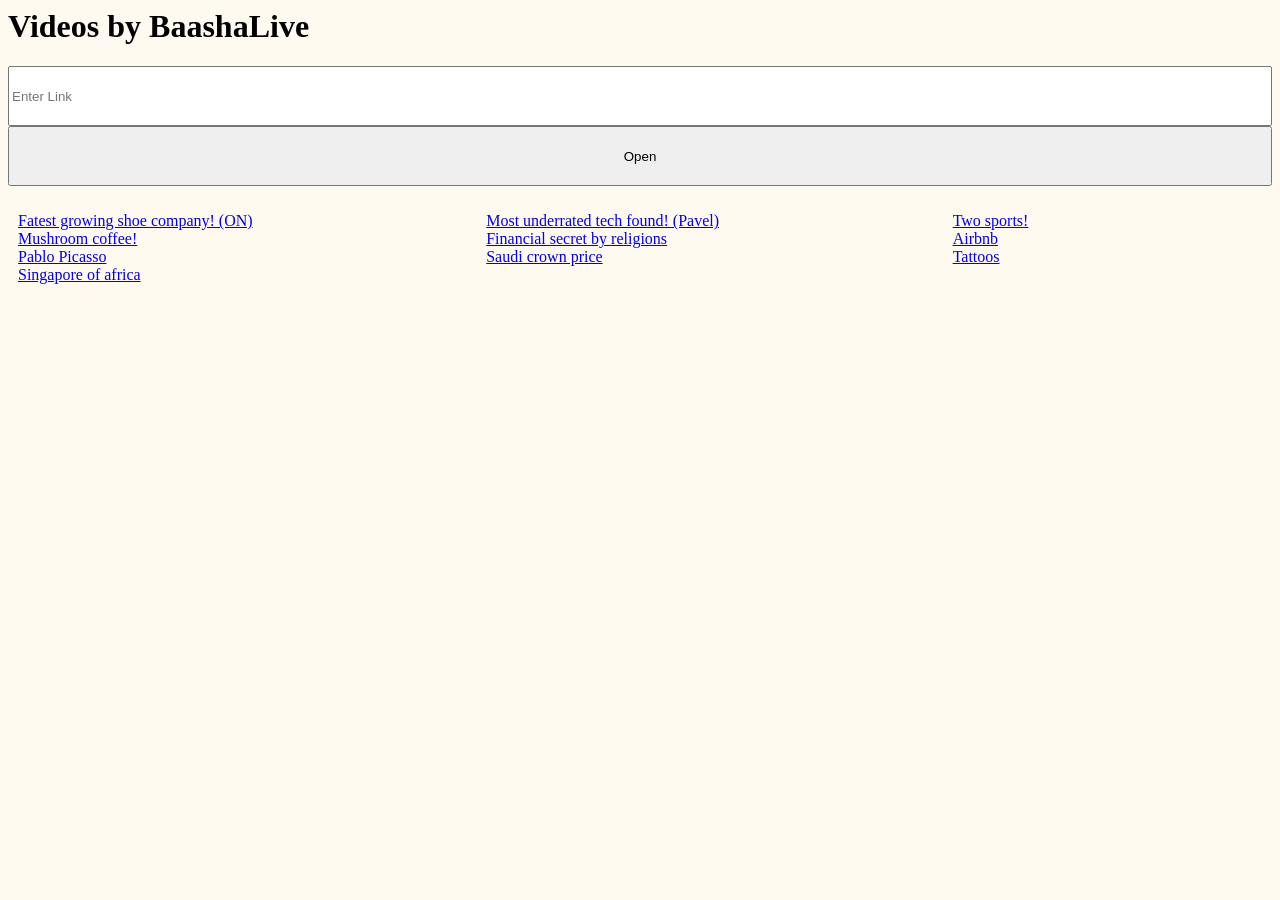
<file: static/frontend.html>
<html>

<head>
    <style>
        input {
            width: 100%;
            height: 60px;
        }


        #container {
            display: grid;
            grid-template-columns: auto auto auto;
            padding: 10px;
        }

        #container>iframe {
            margin: 20px;
        }
    </style>
</head>

<body bgcolor="floralwhite">
    <h1>Videos by BaashaLive</h1>
    <form id="form">
        <input id="link" name="0" type="text" placeholder="Enter Link" />
        <input type="submit" value="Open" />
    </form>
    <div id="container"></div>
</body>
<script>
    window.app = "http://45.79.142.216:3000"
    // http://173.255.237.181:3000

    const links =
        [["Fatest growing shoe company! (ON)", "https://baasha-assets.us-east-1.linodeobjects.com/video-configs/b07a4f89-828b-4714-89a0-697bbe7c69ac.json"]
            , ["Most underrated tech found! (Pavel)", "https://baasha-assets.us-east-1.linodeobjects.com/video-configs/499abc2b-ebc4-4a32-acfb-bb2f7be2a548.json"]
            , ["Two sports!", "https://baasha-assets.us-east-1.linodeobjects.com/video-configs/4040262f-cc18-49c7-bd24-0e2614b13215.json"]
            , ["Mushroom coffee!", "https://baasha-assets.us-east-1.linodeobjects.com/video-configs/687a1caf-3bfd-4096-8fa0-8642b9389a3d.json"]
            , ["Financial secret by religions", "https://baasha-assets.us-east-1.linodeobjects.com/video-configs/3f493ae8-7876-4ed2-aa07-583c095a9f4f.json"]
            , ["Airbnb", "https://baasha-assets.us-east-1.linodeobjects.com/video-configs/77b53079-b8b7-4442-aaed-e67fb6f9d25c.json"]
            , ["Pablo Picasso", "https://baasha-assets.us-east-1.linodeobjects.com/video-configs/87ce4451-29c9-4f96-b331-54304e30e145.json"]
            , ["Saudi crown price", "https://baasha-assets.us-east-1.linodeobjects.com/video-configs/7cd17bb7-4b61-44fd-a7fc-14ed7ef2f630.json"]
            , ["Tattoos", "https://baasha-assets.us-east-1.linodeobjects.com/video-configs/dd41f985-917e-42f2-bd5b-bd622f80a108.json"]
            , ["Singapore of africa", "https://baasha-assets.us-east-1.linodeobjects.com/video-configs/961b0ea1-4d91-4ff4-bd38-309cd6720fe6.json"]
        ]

    const container = document.getElementById("container");

    for (const [t, l] of links) {
        if (l) {
            const f = document.createElement("a");
            f.href = `${window.app}?c=${btoa(l)}`;
            f.innerHTML = t;
            f.targed = "_blank";

            container.appendChild(f);
        }
    }

    const f = document.getElementById("form")
    function formSubmit(e) {
        e.preventDefault()
        const node = document.getElementById("link")
        if (node.value) {
            const link = `${window.app}?c=${btoa(node.value)}`
            window.open(link, '_blank');
        }
    }

    f.addEventListener("submit", (e) => formSubmit(e))
</script>

</html>
</file>
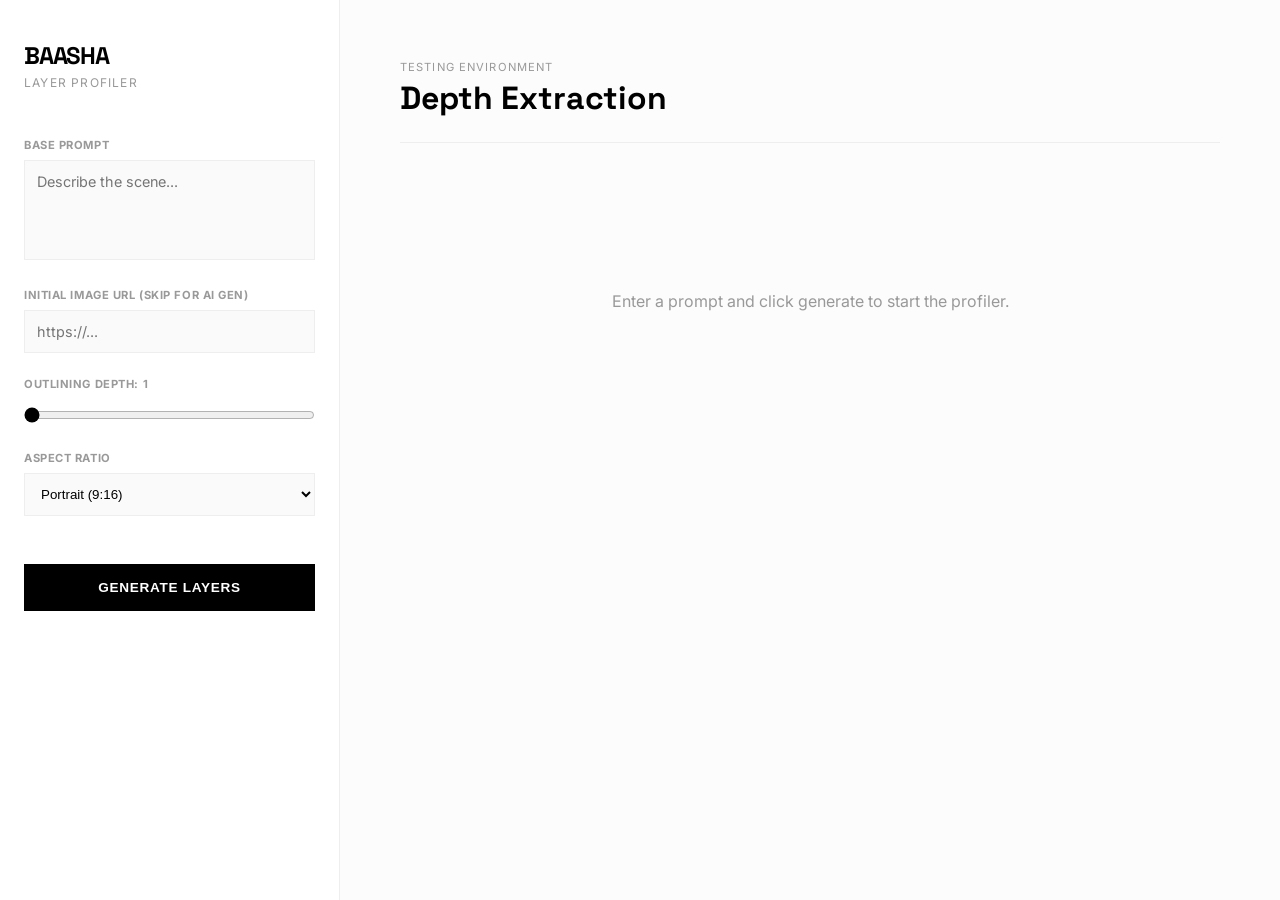
<file: static/layers.html>
<!DOCTYPE html>
<html lang="en">

<head>
    <meta charset="UTF-8">
    <meta name="viewport" content="width=device-width, initial-scale=1.0">
    <title>Baasha | Image Layer Profiler</title>
    <link rel="preconnect" href="https://fonts.googleapis.com">
    <link rel="preconnect" href="https://fonts.gstatic.com" crossorigin>
    <link
        href="https://fonts.googleapis.com/css2?family=Inter:wght@300;400;500;600;700&family=Space+Grotesk:wght@500;700&display=swap"
        rel="stylesheet">
    <style>
        :root {
            --bg-main: #fcfcfc;
            --sidebar-bg: #ffffff;
            --text-primary: #000000;
            --text-secondary: #5a5a5a;
            --text-dim: #999999;
            --border-color: #eeeeee;
            --border-bold: #000000;
            --accent: #000000;
            --sidebar-width: 340px;
            --font-ui: 'Inter', sans-serif;
            --font-display: 'Space Grotesk', sans-serif;
        }

        * {
            box-sizing: border-box;
            margin: 0;
            padding: 0;
        }

        body {
            background-color: var(--bg-main);
            color: var(--text-primary);
            font-family: var(--font-ui);
            display: flex;
            min-height: 100vh;
        }

        /* Sidebar */
        .sidebar {
            width: var(--sidebar-width);
            background-color: var(--sidebar-bg);
            border-right: 1px solid var(--border-color);
            padding: 40px 24px;
            display: flex;
            flex-direction: column;
            position: fixed;
            height: 100vh;
            z-index: 100;
        }

        .logo {
            font-family: var(--font-display);
            font-weight: 700;
            font-size: 1.5rem;
            letter-spacing: -0.05em;
            margin-bottom: 4px;
        }

        .tagline {
            font-size: 0.75rem;
            color: var(--text-dim);
            text-transform: uppercase;
            letter-spacing: 0.1em;
            margin-bottom: 48px;
        }

        .input-group {
            margin-bottom: 24px;
        }

        .input-group label {
            display: block;
            font-size: 0.7rem;
            font-weight: 700;
            text-transform: uppercase;
            letter-spacing: 0.05em;
            margin-bottom: 8px;
            color: var(--text-dim);
        }

        textarea, input[type="text"], input[type="number"] {
            width: 100%;
            padding: 12px;
            border: 1px solid var(--border-color);
            font-family: inherit;
            font-size: 0.9rem;
            background: #fafafa;
        }

        textarea { height: 100px; resize: none; }

        input[type="range"] {
            width: 100%;
            margin-top: 8px;
            accent-color: var(--accent);
        }

        .primary-btn {
            width: 100%;
            background-color: var(--accent);
            color: #fff;
            border: none;
            padding: 16px;
            font-weight: 600;
            font-size: 0.85rem;
            text-transform: uppercase;
            letter-spacing: 0.05em;
            cursor: pointer;
            margin-top: 24px;
            transition: opacity 0.2s;
        }

        .primary-btn:hover { opacity: 0.9; }
        .primary-btn:disabled { background: #ccc; cursor: not-allowed; }

        /* Main Content */
        .main-content {
            margin-left: var(--sidebar-width);
            flex-grow: 1;
            padding: 60px;
        }

        header {
            margin-bottom: 48px;
            border-bottom: 1px solid var(--border-color);
            padding-bottom: 24px;
            display: flex;
            justify-content: space-between;
            align-items: flex-end;
        }

        header h1 {
            font-family: var(--font-display);
            font-size: 2rem;
        }

        .status-pill {
            background: #000;
            color: #fff;
            padding: 6px 16px;
            font-size: 0.75rem;
            font-weight: 600;
            border-radius: 100px;
            display: none;
        }

        /* Results Grid */
        .results-grid {
            display: grid;
            grid-template-columns: repeat(auto-fill, minmax(320px, 1fr));
            gap: 40px;
        }

        .card {
            background: #fff;
            border: 1px solid var(--border-color);
            overflow: hidden;
            display: flex;
            flex-direction: column;
        }

        .card-header {
            padding: 16px 20px;
            border-bottom: 1px solid var(--border-color);
            background: #fdfdfd;
        }

        .card-header h3 {
            font-size: 0.8rem;
            text-transform: uppercase;
            letter-spacing: 0.05em;
            color: var(--text-dim);
        }

        .img-display {
            width: 100%;
            background: #f0f0f0;
            position: relative;
            display: flex;
            align-items: center;
            justify-content: center;
            overflow: hidden;
        }

        .img-display img {
            width: 100%;
            height: 100%;
            object-fit: contain;
        }

        .checkerboard {
            background-image:
                linear-gradient(45deg, #eee 25%, transparent 25%),
                linear-gradient(-45deg, #eee 25%, transparent 25%),
                linear-gradient(45deg, transparent 75%, #eee 75%),
                linear-gradient(-45deg, transparent 75%, #eee 75%);
            background-size: 20px 20px;
            background-position: 0 0, 0 10px, 10px -10px, -10px 0px;
        }

        .step-label {
            position: absolute;
            top: 12px;
            left: 12px;
            background: rgba(0,0,0,0.7);
            color: #fff;
            padding: 4px 10px;
            font-size: 0.7rem;
            font-weight: 600;
            border-radius: 4px;
        }

        .hidden { display: none; }

        /* Loader */
        .loader {
            width: 20px;
            height: 20px;
            border: 2px solid #fff;
            border-top-color: transparent;
            border-radius: 50%;
            animation: spin 0.8s linear infinite;
        }
        @keyframes spin { to { transform: rotate(360deg); } }

        /* Parallax Preview */
        .parallax-stage {
            width: 100%;
            height: 500px;
            background: #000;
            position: relative;
            overflow: hidden;
            display: flex;
            align-items: center;
            justify-content: center;
        }

        .parallax-layer {
            position: absolute;
            top: 0;
            left: 0;
            height: 100%;
            width: 130%; /* Overscan for panning */
            background-size: cover;
            background-position: center;
            background-repeat: no-repeat;
            pointer-events: none;
        }

        .background-layer {
            z-index: 10;
        }

        .foreground-layer {
            z-index: 20;
            filter: drop-shadow(0 20px 30px rgba(0,0,0,0.5));
        }

        @keyframes pan-bg {
            from { transform: translateX(0); }
            to { transform: translateX(-15%); }
        }

        @keyframes pan-fg {
            from { transform: translateX(0); }
            to { transform: translateX(-25%); }
        }

        .animate-bg {
            animation: pan-bg 8s ease-in-out infinite alternate;
        }

        .animate-fg {
            animation: pan-fg 8s ease-in-out infinite alternate;
        }

        .preview-header {
            display: flex;
            justify-content: space-between;
            align-items: center;
            padding: 10px 0;
            margin-top: 40px;
            border-top: 1px dashed var(--border-color);
        }

    </style>
</head>

<body>
    <aside class="sidebar">
        <div class="logo">BAASHA</div>
        <div class="tagline">Layer Profiler</div>

        <div class="sidebar-content">
            <div class="input-group">
                <label for="prompt">Base Prompt</label>
                <textarea id="prompt" placeholder="Describe the scene..."></textarea>
            </div>

            <div class="input-group">
                <label for="image_url">Initial Image URL (Skip for AI gen)</label>
                <input type="text" id="image_url" placeholder="https://...">
            </div>

            <div class="input-group">
                <label for="depth">Outlining Depth: <span id="depth-val">1</span></label>
                <input type="range" id="depth" min="1" max="5" value="1">
            </div>

            <div class="input-group">
                <label for="aspect_ratio">Aspect Ratio</label>
                <select id="aspect_ratio" style="width: 100%; padding: 12px; border: 1px solid var(--border-color); background: #fafafa;">
                    <option value="9:16">Portrait (9:16)</option>
                    <option value="16:9">Landscape (16:9)</option>
                    <option value="21:9">Ultra-Wide (21:9)</option>
                    <option value="1:1">Square (1:1)</option>
                </select>
            </div>

            <button id="generate-btn" class="primary-btn">Generate Layers</button>
        </div>
    </aside>

    <main class="main-content">
        <header>
            <div>
                <p style="font-size: 0.7rem; color: var(--text-dim); text-transform: uppercase; letter-spacing: 0.1em; margin-bottom: 4px;">Testing Environment</p>
                <h1>Depth Extraction</h1>
            </div>
            <div id="status" class="status-pill">
                <div style="display: flex; align-items: center; gap: 8px;">
                    <div class="loader"></div>
                    <span id="status-text">Processing...</span>
                </div>
            </div>
        </header>

        <div id="results" class="results-grid">
            <!-- Initial empty state -->
            <div style="grid-column: 1 / -1; text-align: center; padding-top: 100px; color: var(--text-dim);">
                <p>Enter a prompt and click generate to start the profiler.</p>
            </div>
        </div>

        <div id="parallax-preview-section" class="hidden">
            <div class="preview-header">
                <h2 style="font-family: var(--font-display); font-size: 1.2rem;">Live Parallax Preview</h2>
                <span style="font-size: 0.7rem; color: var(--text-dim);">SIMULATING DEPTH & PANNING</span>
            </div>
            <div class="card" style="margin-top: 12px; border: 2px solid #000;">
                <div class="parallax-stage">
                    <div id="bg-view" class="parallax-layer background-layer animate-bg"></div>
                    <div id="fg-view" class="parallax-layer foreground-layer animate-fg"></div>
                </div>
                <div class="card-header" style="background: #000; color: #fff;">
                    <h3 style="color: #fff; font-size: 0.7rem;">Cinematic Multi-Speed Translation (FG: 1.6x, BG: 1.0x)</h3>
                </div>
            </div>
        </div>
    </main>

    <script>
        const depthSlider = document.getElementById('depth');
        const depthVal = document.getElementById('depth-val');
        const generateBtn = document.getElementById('generate-btn');
        const resultsArea = document.getElementById('results');
        const statusPill = document.getElementById('status');
        const statusText = document.getElementById('status-text');

        depthSlider.oninput = function() {
            depthVal.innerHTML = this.value;
        }

        generateBtn.onclick = async function() {
            const prompt = document.getElementById('prompt').value;
            const imageUrl = document.getElementById('image_url').value;
            const depth = parseInt(depthSlider.value);
            const aspect_ratio = document.getElementById('aspect_ratio').value;

            if (!prompt && !imageUrl) {
                alert("Please provide either a prompt or an image URL.");
                return;
            }

            // UI State
            generateBtn.disabled = true;
            statusPill.style.display = 'block';
            resultsArea.innerHTML = '';
            statusText.innerText = "Initializing generation...";

            try {
                const response = await fetch('/api/test/image-layers', {
                    method: 'POST',
                    headers: { 'Content-Type': 'application/json' },
                    body: JSON.stringify({ prompt, image_url: imageUrl, depth, aspect_ratio })
                });

                const data = await response.json();

                if (data.error) {
                    throw new Error(data.error);
                }

                renderResults(data);

            } catch (err) {
                console.error(err);
                alert("Generation failed: " + err.message);
            } finally {
                generateBtn.disabled = false;
                statusPill.style.display = 'none';
            }
        };

        function renderResults(data) {
            resultsArea.innerHTML = '';
            const previewSection = document.getElementById('parallax-preview-section');
            const bgView = document.getElementById('bg-view');
            const fgView = document.getElementById('fg-view');

            // Base Image
            const baseCard = createCard("Base Image", data.base_image);
            resultsArea.appendChild(baseCard);

            // Steps
            data.steps.forEach(step => {
                const outlinedCard = createCard(`Outlined #b4b400 (Depth ${step.depth})`, step.outlined);
                const backgroundCard = createCard(`Inpainted Background (Depth ${step.depth})`, step.background);
                const layerCard = createCard(`Foreground PNG (Depth ${step.depth})`, step.layer, true);

                resultsArea.appendChild(outlinedCard);
                resultsArea.appendChild(backgroundCard);
                resultsArea.appendChild(layerCard);

                // Set up the first layer for the parallax preview
                if (step.depth === 1) {
                    previewSection.classList.remove('hidden');
                    bgView.style.backgroundImage = `url(${step.background})`;
                    fgView.style.backgroundImage = `url(${step.layer})`;
                }
            });
        }

        function createCard(title, url, isLayer = false) {
            const div = document.createElement('div');
            div.className = 'card';

            div.innerHTML = `
                <div class="card-header">
                    <h3>${title}</h3>
                </div>
                <div class="img-display ${isLayer ? 'checkerboard' : ''}">
                    <img src="${url}" alt="${title}">
                    <a href="${url}" target="_blank" class="step-label">View Full</a>
                </div>
            `;
            return div;
        }
    </script>
</body>

</html>
</file>
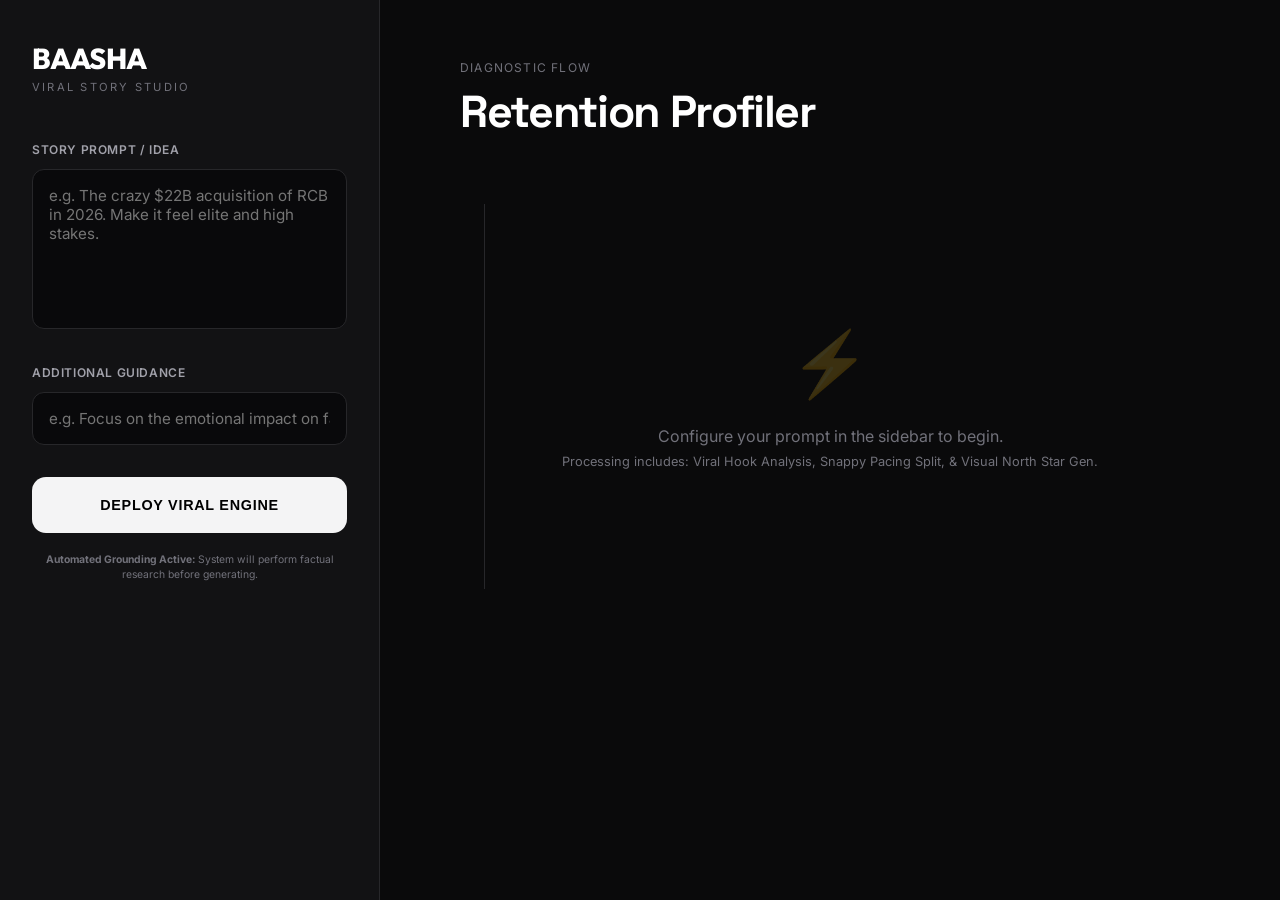
<file: static/stories.html>
<!DOCTYPE html>
<html lang="en">

<head>
    <meta charset="UTF-8">
    <meta name="viewport" content="width=device-width, initial-scale=1.0">
    <title>Baasha | Viral Story Studio</title>
    <link rel="preconnect" href="https://fonts.googleapis.com">
    <link rel="preconnect" href="https://fonts.gstatic.com" crossorigin>
    <link
        href="https://fonts.googleapis.com/css2?family=Inter:wght@300;400;500;600;700&family=Space+Grotesk:wght@500;700&family=Outfit:wght@400;600;800&display=swap"
        rel="stylesheet">
    <style>
        :root {
            --bg-main: #0a0a0b;
            --sidebar-bg: #121214;
            --card-bg: #1a1a1e;
            --text-primary: #ffffff;
            --text-secondary: #a1a1aa;
            --text-dim: #71717a;
            --border-color: #27272a;
            --accent: #f4f4f5;
            --accent-glow: rgba(255, 255, 255, 0.1);
            --sidebar-width: 380px;
            --font-ui: 'Inter', sans-serif;
            --font-display: 'Space Grotesk', sans-serif;
            --font-branding: 'Outfit', sans-serif;
            --viral-hook: #ef4444;
        }

        * {
            margin: 0;
            padding: 0;
            box-sizing: border-box;
        }

        body {
            background-color: var(--bg-main);
            color: var(--text-primary);
            font-family: var(--font-ui);
            display: flex;
            min-height: 100vh;
            overflow-x: hidden;
        }

        /* Sidebar */
        .sidebar {
            width: var(--sidebar-width);
            background-color: var(--sidebar-bg);
            border-right: 1px solid var(--border-color);
            padding: 40px 32px;
            display: flex;
            flex-direction: column;
            position: fixed;
            height: 100vh;
            z-index: 100;
        }

        .logo-container {
            margin-bottom: 48px;
        }

        .logo {
            font-family: var(--font-branding);
            font-weight: 800;
            font-size: 1.8rem;
            letter-spacing: -0.02em;
            color: #fff;
        }

        .tagline {
            font-size: 0.7rem;
            color: var(--text-dim);
            text-transform: uppercase;
            letter-spacing: 0.2em;
            margin-top: 4px;
        }

        .input-group {
            margin-bottom: 32px;
        }

        .input-group label {
            display: block;
            font-size: 0.75rem;
            font-weight: 600;
            text-transform: uppercase;
            letter-spacing: 0.05em;
            margin-bottom: 12px;
            color: var(--text-secondary);
        }

        textarea,
        input[type="text"],
        input[type="number"] {
            width: 100%;
            padding: 16px;
            border: 1px solid var(--border-color);
            border-radius: 12px;
            font-family: inherit;
            font-size: 0.95rem;
            background: #09090b;
            color: #fff;
            transition: border-color 0.2s, box-shadow 0.2s;
        }

        textarea:focus,
        input:focus {
            outline: none;
            border-color: #52525b;
            box-shadow: 0 0 0 2px var(--accent-glow);
        }

        textarea {
            height: 160px;
            resize: none;
        }

        .primary-btn {
            width: 100%;
            background-color: var(--accent);
            color: #000;
            border: none;
            padding: 20px;
            border-radius: 14px;
            font-weight: 700;
            font-size: 0.9rem;
            text-transform: uppercase;
            letter-spacing: 0.05em;
            cursor: pointer;
            transition: transform 0.1s, opacity 0.2s;
            display: flex;
            align-items: center;
            justify-content: center;
            gap: 12px;
        }

        .primary-btn:hover {
            opacity: 0.95;
        }

        .primary-btn:active {
            transform: scale(0.98);
        }

        .primary-btn:disabled {
            background: #3f3f46;
            color: #71717a;
            cursor: not-allowed;
        }

        /* Main Content */
        .main-content {
            margin-left: var(--sidebar-width);
            flex-grow: 1;
            padding: 60px 80px;
            max-width: 1400px;
        }

        header {
            margin-bottom: 64px;
            display: flex;
            justify-content: space-between;
            align-items: flex-end;
        }

        header h1 {
            font-family: var(--font-display);
            font-size: 2.8rem;
            font-weight: 700;
            letter-spacing: -0.03em;
        }

        .status-badge {
            display: flex;
            align-items: center;
            gap: 10px;
            background: #18181b;
            padding: 10px 20px;
            border-radius: 100px;
            font-size: 0.85rem;
            font-weight: 500;
            border: 1px solid var(--border-color);
            visibility: hidden;
        }

        .pulse {
            width: 8px;
            height: 8px;
            background: #22c55e;
            border-radius: 50%;
            box-shadow: 0 0 0 0 rgba(34, 197, 94, 0.7);
            animation: pulse-ring 1.5s infinite;
        }

        @keyframes pulse-ring {
            0% {
                transform: scale(0.95);
                box-shadow: 0 0 0 0 rgba(34, 197, 94, 0.7);
            }

            70% {
                transform: scale(1);
                box-shadow: 0 0 0 6px rgba(34, 197, 94, 0);
            }

            100% {
                transform: scale(0.95);
                box-shadow: 0 0 0 0 rgba(34, 197, 94, 0);
            }
        }

        /* Story Flow */
        .story-timeline {
            display: flex;
            flex-direction: column;
            gap: 40px;
            position: relative;
        }

        .story-timeline::before {
            content: '';
            position: absolute;
            left: 24px;
            top: 0;
            bottom: 0;
            width: 1px;
            background: var(--border-color);
            z-index: 0;
        }

        .scene-entry {
            display: flex;
            gap: 40px;
            position: relative;
            z-index: 1;
            opacity: 0;
            transform: translateY(20px);
            animation: slide-up 0.5s forwards;
        }

        @keyframes slide-up {
            to {
                opacity: 1;
                transform: translateY(0);
            }
        }

        .scene-num {
            width: 48px;
            height: 48px;
            background: var(--card-bg);
            border: 1px solid var(--border-color);
            border-radius: 50%;
            display: flex;
            align-items: center;
            justify-content: center;
            font-weight: 700;
            font-size: 0.9rem;
            flex-shrink: 0;
            color: var(--text-secondary);
        }

        .scene-entry.is-hook .scene-num {
            background: var(--viral-hook);
            border-color: var(--viral-hook);
            color: #fff;
            box-shadow: 0 0 20px rgba(239, 68, 68, 0.2);
        }

        .scene-card {
            background: var(--card-bg);
            border: 1px solid var(--border-color);
            border-radius: 20px;
            padding: 32px;
            flex-grow: 1;
            transition: border-color 0.3s, background 0.3s;
        }

        .scene-card:hover {
            border-color: #3f3f46;
            background: #202024;
        }

        .scene-badge {
            display: inline-block;
            font-size: 0.65rem;
            font-weight: 800;
            text-transform: uppercase;
            letter-spacing: 0.1em;
            padding: 6px 12px;
            background: #27272a;
            border-radius: 6px;
            margin-bottom: 20px;
            color: var(--text-dim);
        }

        .is-hook .scene-badge {
            background: rgba(239, 68, 68, 0.1);
            color: #ef4444;
        }

        .scene-text {
            font-size: 1.4rem;
            line-height: 1.5;
            font-weight: 400;
            margin-bottom: 24px;
            color: #e4e4e7;
        }

        .scene-text b {
            font-weight: 800;
            color: #fff;
            background: linear-gradient(0deg, var(--accent-glow) 0%, transparent 100%);
        }

        .scene-text.large {
            font-size: 1.8rem;
            font-weight: 600;
        }

        .image-prompt-area {
            background: #09090b;
            border-radius: 12px;
            padding: 20px;
            border: 1px dashed #3f3f46;
        }

        .prompt-header {
            font-size: 0.7rem;
            font-weight: 700;
            text-transform: uppercase;
            letter-spacing: 0.1em;
            color: var(--text-dim);
            margin-bottom: 12px;
            display: flex;
            align-items: center;
            gap: 8px;
        }

        .prompt-content {
            font-size: 0.85rem;
            color: var(--text-secondary);
            font-style: italic;
            line-height: 1.6;
        }

        /* Loader */
        .spinner {
            width: 20px;
            height: 20px;
            border: 3px solid rgba(0, 0, 0, 0.1);
            border-top-color: #000;
            border-radius: 50%;
            animation: spin 0.8s linear infinite;
        }

        @keyframes spin {
            to {
                transform: rotate(360deg);
            }
        }

        .empty-state {
            text-align: center;
            padding: 120px 0;
            color: var(--text-dim);
        }

        .empty-icon {
            font-size: 4rem;
            margin-bottom: 24px;
            opacity: 0.2;
        }
    </style>
</head>

<body>
    <aside class="sidebar">
        <div class="logo-container">
            <div class="logo">BAASHA</div>
            <div class="tagline">Viral Story Studio</div>
        </div>

        <div class="sidebar-content">
            <div class="input-group">
                <label for="prompt">Story Prompt / Idea</label>
                <textarea id="prompt"
                    placeholder="e.g. The crazy $22B acquisition of RCB in 2026. Make it feel elite and high stakes."></textarea>
            </div>

            <div class="input-group">
                <label for="guidance">Additional Guidance</label>
                <input type="text" id="guidance" placeholder="e.g. Focus on the emotional impact on fans.">
            </div>

            <button id="generate-btn" class="primary-btn">
                <span>Deploy Viral Engine</span>
            </button>
            <p style="font-size: 0.65rem; color: var(--text-dim); margin-top: 20px; line-height: 1.4; text-align: center;">
                <b>Automated Grounding Active:</b> System will perform factual research before generating.
            </p>
        </div>
    </aside>

    <main class="main-content">
        <header>
            <div>
                <p
                    style="font-size: 0.75rem; color: var(--text-dim); text-transform: uppercase; letter-spacing: 0.1em; margin-bottom: 8px;">
                    Diagnostic Flow</p>
                <h1>Retention Profiler</h1>
            </div>
            <div id="status" class="status-badge">
                <div class="pulse"></div>
                <span id="status-text">Engine Online</span>
            </div>
        </header>

        <div id="results" class="story-timeline">
            <!-- Initial empty state -->
            <div class="empty-state">
                <div class="empty-icon">⚡</div>
                <p>Configure your prompt in the sidebar to begin.</p>
                <p style="font-size: 0.8rem; margin-top: 8px;">Processing includes: Viral Hook Analysis, Snappy Pacing
                    Split, & Visual North Star Gen.</p>
            </div>
        </div>
    </main>

    <script>
        const generateBtn = document.getElementById('generate-btn');
        const resultsArea = document.getElementById('results');
        const statusBadge = document.getElementById('status');
        const statusText = document.getElementById('status-text');

        generateBtn.onclick = async function () {
            const prompt = document.getElementById('prompt').value;
            const guidance = document.getElementById('guidance').value;

            if (!prompt) {
                alert("Please provide a story prompt.");
                return;
            }

            // UI State
            generateBtn.disabled = true;
            generateBtn.innerHTML = ' <div class="spinner"></div> <span>Generating...</span>';
            statusBadge.style.visibility = 'visible';
            statusText.innerText = "Running Viral Sequence...";
            resultsArea.innerHTML = '';

            try {
                const response = await fetch('/api/test/viral-story', {
                    method: 'POST',
                    headers: { 'Content-Type': 'application/json' },
                    body: JSON.stringify({ prompt, guidance })
                });

                const data = await response.json();

                if (data.error) throw new Error(data.error);

                renderResults(data.story);

            } catch (err) {
                console.error(err);
                alert("Generation failed: " + err.message);
                statusText.innerText = "Error encountered.";
                statusBadge.querySelector('.pulse').style.background = '#ef4444';
            } finally {
                generateBtn.disabled = false;
                generateBtn.innerHTML = '<span>Deploy Viral Engine</span>';
                statusText.innerText = "Profile Complete";
            }
        };

        function renderResults(story) {
            resultsArea.innerHTML = '';

            story.forEach((scene, index) => {
                const isHook = index === 0;
                const div = document.createElement('div');
                div.className = `scene-entry ${isHook ? 'is-hook' : ''}`;
                div.style.animationDelay = `${index * 0.1}s`;

                // Handle boldness in text (simple replace)
                let styledText = scene.text.replace(/\*\*(.*?)\*\*/g, '<b>$1</b>');

                // Determine styling classes from scene.styling
                const stylingClasses = [];
                if (scene.styling && scene.styling.includes('large')) stylingClasses.push('large');
                if (scene.styling && scene.styling.includes('bold')) {
                    // if not already bolded by **
                    if (!styledText.includes('<b>')) styledText = `<b>${styledText}</b>`;
                }

                div.innerHTML = `
                    <div class="scene-num">${scene.scene}</div>
                    <div class="scene-card">
                        <div class="scene-badge">${isHook ? 'Thumb-Stopping Hook' : 'Engagement Phase'}</div>
                        <div class="scene-text ${stylingClasses.join(' ')}">${styledText}</div>
                        <div class="image-prompt-area">
                            <div class="prompt-header">
                                <svg width="12" height="12" viewBox="0 0 24 24" fill="none" stroke="currentColor" stroke-width="2.5"><path d="M23 19a2 2 0 0 1-2 2H3a2 2 0 0 1-2-2V8a2 2 0 0 1 2-2h4l2-3h6l2 3h4a2 2 0 0 1 2 2z"/><circle cx="12" cy="13" r="4"/></svg>
                                Visual North Star
                            </div>
                            <div class="prompt-content">${scene.image_prompt || 'No visual guidance generated.'}</div>
                        </div>
                    </div>
                `;
                resultsArea.appendChild(div);
            });
        }
    </script>
</body>

</html>
</file>
